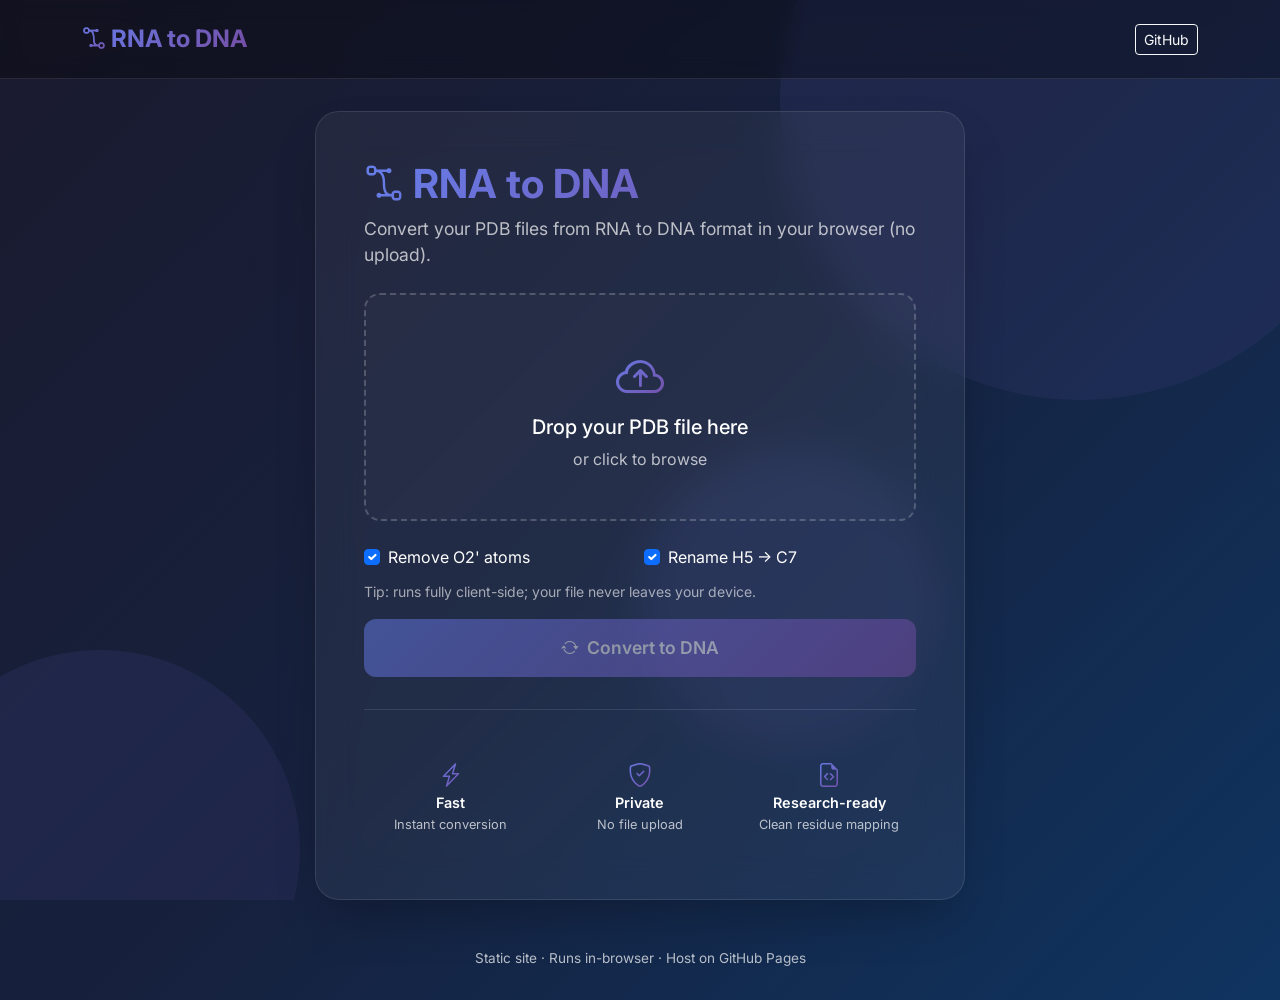
<file: index.html>
<!DOCTYPE html>
<html lang="en">
  <head>
    <meta charset="utf-8" />
    <meta name="viewport" content="width=device-width, initial-scale=1" />
    <title>RNA to DNA Converter</title>

    <link rel="preconnect" href="https://fonts.googleapis.com" />
    <link rel="preconnect" href="https://fonts.gstatic.com" crossorigin />
    <link href="https://fonts.googleapis.com/css2?family=Inter:wght@300;400;500;600;700&display=swap" rel="stylesheet" />

    <link href="https://cdn.jsdelivr.net/npm/bootstrap@5.3.0/dist/css/bootstrap.min.css" rel="stylesheet" />
    <link rel="stylesheet" href="https://cdn.jsdelivr.net/npm/bootstrap-icons@1.11.3/font/bootstrap-icons.min.css" />

    <link rel="stylesheet" href="./styles.css" />
  </head>
  <body>
    <div class="bg-animation" aria-hidden="true">
      <div class="circle"></div>
      <div class="circle"></div>
      <div class="circle"></div>
    </div>

    <nav class="navbar navbar-custom">
      <div class="container">
        <a class="navbar-brand" href="./">
          <i class="bi bi-bezier2 dna-icon"></i> RNA to DNA
        </a>
        <div class="d-flex gap-2">
          <a class="btn btn-sm btn-outline-light" href="https://github.com/" target="_blank" rel="noreferrer">GitHub</a>
        </div>
      </div>
    </nav>

    <main class="main-container">
      <div class="converter-card">
        <h1><i class="bi bi-bezier2"></i> RNA to DNA</h1>
        <p class="subtitle">Convert your PDB files from RNA to DNA format in your browser (no upload).</p>

        <div id="alert" class="alert-custom" style="display: none;"></div>

        <div class="upload-area" id="upload-area" role="button" tabindex="0">
          <input type="file" id="file-input" accept=".pdb" />
          <i class="bi bi-cloud-arrow-up"></i>
          <h3>Drop your PDB file here</h3>
          <p>or click to browse</p>
          <div class="file-name" id="file-name" style="display: none;"></div>
        </div>

        <div class="row g-2 mb-3">
          <div class="col-12 col-md-6">
            <div class="form-check">
              <input class="form-check-input" type="checkbox" id="remove_o2prime" checked />
              <label class="form-check-label" for="remove_o2prime">Remove O2' atoms</label>
            </div>
          </div>
          <div class="col-12 col-md-6">
            <div class="form-check">
              <input class="form-check-input" type="checkbox" id="h5_to_c7" checked />
              <label class="form-check-label" for="h5_to_c7">Rename H5 → C7</label>
            </div>
          </div>
          <div class="col-12">
            <small class="muted">Tip: runs fully client-side; your file never leaves your device.</small>
          </div>
        </div>

        <button type="button" class="btn-convert" id="convert-btn" disabled>
          <i class="bi bi-arrow-repeat"></i>
          Convert to DNA
        </button>

        <a id="download-btn" class="btn-download" style="display:none" href="#">
          <i class="bi bi-download"></i>
          Download Converted File
        </a>

        <button id="preview-btn" type="button" class="btn btn-outline-light w-100 mt-2" style="border-radius: 12px; display:none;">
          <i class="bi bi-eye"></i>
          Preview (first 200 lines)
        </button>

        <div id="stats" class="mt-3" style="display:none; background: rgba(255,255,255,0.03); border: 1px solid rgba(255,255,255,0.08); border-radius: 16px; padding: 1rem;"></div>

        <div id="preview" class="mt-3" style="display:none; background: rgba(0,0,0,0.35); border: 1px solid rgba(255,255,255,0.08); border-radius: 14px; padding: 1rem; overflow:auto; max-height: 50vh;"></div>

        <div class="features">
          <div class="feature">
            <i class="bi bi-lightning-charge"></i>
            <h4>Fast</h4>
            <p>Instant conversion</p>
          </div>
          <div class="feature">
            <i class="bi bi-shield-check"></i>
            <h4>Private</h4>
            <p>No file upload</p>
          </div>
          <div class="feature">
            <i class="bi bi-file-earmark-code"></i>
            <h4>Research-ready</h4>
            <p>Clean residue mapping</p>
          </div>
        </div>
      </div>
    </main>

    <footer class="footer">
      <p>Static site · Runs in-browser · Host on GitHub Pages</p>
    </footer>

    <script src="./app.js"></script>
  </body>
</html>
</file>
<file: styles.css>
:root {
  --primary-gradient: linear-gradient(135deg, #667eea 0%, #764ba2 100%);
  --bg-gradient: linear-gradient(135deg, #1a1a2e 0%, #16213e 50%, #0f3460 100%);
  --card-bg: rgba(255, 255, 255, 0.05);
  --text-primary: #ffffff;
  --text-secondary: rgba(255, 255, 255, 0.7);
}

* {
  margin: 0;
  padding: 0;
  box-sizing: border-box;
}

body {
  font-family: "Inter", sans-serif;
  background: var(--bg-gradient);
  min-height: 100vh;
  color: var(--text-primary);
  overflow-x: hidden;
}

.bg-animation {
  position: fixed;
  top: 0;
  left: 0;
  width: 100%;
  height: 100%;
  z-index: -1;
  overflow: hidden;
}

.bg-animation .circle {
  position: absolute;
  border-radius: 50%;
  background: linear-gradient(135deg, rgba(102, 126, 234, 0.1), rgba(118, 75, 162, 0.1));
  animation: float 20s infinite ease-in-out;
}

.bg-animation .circle:nth-child(1) {
  width: 600px;
  height: 600px;
  top: -200px;
  right: -100px;
  animation-delay: 0s;
}

.bg-animation .circle:nth-child(2) {
  width: 400px;
  height: 400px;
  bottom: -150px;
  left: -100px;
  animation-delay: -5s;
}

.bg-animation .circle:nth-child(3) {
  width: 300px;
  height: 300px;
  top: 50%;
  left: 50%;
  animation-delay: -10s;
}

@keyframes float {
  0%,
  100% {
    transform: translate(0, 0) rotate(0deg);
  }
  25% {
    transform: translate(50px, 50px) rotate(90deg);
  }
  50% {
    transform: translate(0, 100px) rotate(180deg);
  }
  75% {
    transform: translate(-50px, 50px) rotate(270deg);
  }
}

.navbar-custom {
  background: rgba(0, 0, 0, 0.3);
  backdrop-filter: blur(10px);
  border-bottom: 1px solid rgba(255, 255, 255, 0.1);
  padding: 1rem 0;
}

.navbar-brand {
  font-weight: 700;
  font-size: 1.5rem;
  background: var(--primary-gradient);
  -webkit-background-clip: text;
  -webkit-text-fill-color: transparent;
  background-clip: text;
}

.navbar-brand i {
  background: var(--primary-gradient);
  -webkit-background-clip: text;
  -webkit-text-fill-color: transparent;
  background-clip: text;
}

.dna-icon {
  display: inline-block;
  animation: rotate 10s linear infinite;
}

@keyframes rotate {
  from {
    transform: rotate(0deg);
  }
  to {
    transform: rotate(360deg);
  }
}

.main-container {
  min-height: calc(100vh - 80px);
  display: flex;
  align-items: center;
  justify-content: center;
  padding: 2rem;
}

.converter-card {
  background: var(--card-bg);
  backdrop-filter: blur(20px);
  border: 1px solid rgba(255, 255, 255, 0.1);
  border-radius: 24px;
  padding: 3rem;
  max-width: 650px;
  width: 100%;
  box-shadow: 0 25px 50px -12px rgba(0, 0, 0, 0.25);
}

.converter-card h1 {
  font-size: 2.5rem;
  font-weight: 700;
  margin-bottom: 0.5rem;
  background: var(--primary-gradient);
  -webkit-background-clip: text;
  -webkit-text-fill-color: transparent;
  background-clip: text;
}

.subtitle {
  color: var(--text-secondary);
  font-size: 1.1rem;
  margin-bottom: 1.5rem;
}

.upload-area {
  border: 2px dashed rgba(255, 255, 255, 0.2);
  border-radius: 16px;
  padding: 3rem 2rem;
  text-align: center;
  transition: all 0.3s ease;
  cursor: pointer;
  background: rgba(255, 255, 255, 0.02);
  margin-bottom: 1.5rem;
}

.upload-area:hover,
.upload-area.dragover {
  border-color: #667eea;
  background: rgba(102, 126, 234, 0.1);
}

#file-input {
  display: none;
}

.upload-area i {
  font-size: 3rem;
  background: var(--primary-gradient);
  -webkit-background-clip: text;
  -webkit-text-fill-color: transparent;
  background-clip: text;
  margin-bottom: 1rem;
}

.upload-area h3 {
  font-size: 1.25rem;
  margin-bottom: 0.5rem;
}

.upload-area p {
  color: var(--text-secondary);
  margin-bottom: 0;
}

.file-name {
  margin-top: 1rem;
  padding: 0.75rem 1.5rem;
  background: rgba(102, 126, 234, 0.2);
  border-radius: 50px;
  display: inline-block;
  font-weight: 500;
}

.btn-convert {
  width: 100%;
  padding: 1rem 2rem;
  font-size: 1.1rem;
  font-weight: 600;
  border: none;
  border-radius: 12px;
  background: var(--primary-gradient);
  color: #fff;
  cursor: pointer;
  transition: all 0.3s ease;
  display: flex;
  align-items: center;
  justify-content: center;
  gap: 0.5rem;
}

.btn-convert:hover {
  transform: translateY(-2px);
  box-shadow: 0 10px 40px -10px rgba(102, 126, 234, 0.5);
}

.btn-convert:disabled {
  opacity: 0.5;
  cursor: not-allowed;
  transform: none;
}

.btn-download {
  width: 100%;
  padding: 1rem 2rem;
  font-size: 1.1rem;
  font-weight: 600;
  border: none;
  border-radius: 12px;
  background: linear-gradient(135deg, #11998e 0%, #38ef7d 100%);
  color: #fff;
  cursor: pointer;
  transition: all 0.3s ease;
  display: flex;
  align-items: center;
  justify-content: center;
  gap: 0.5rem;
  text-decoration: none;
  margin-top: 1rem;
}

.btn-download:hover {
  transform: translateY(-2px);
  box-shadow: 0 10px 40px -10px rgba(56, 239, 125, 0.5);
  color: #fff;
}

.alert-custom {
  border: none;
  border-radius: 12px;
  padding: 1rem 1.5rem;
  margin-bottom: 1.5rem;
  display: flex;
  align-items: center;
  gap: 0.75rem;
}

.alert-custom.success {
  background: rgba(56, 239, 125, 0.15);
  color: #38ef7d;
}

.alert-custom.error {
  background: rgba(245, 87, 108, 0.15);
  color: #f5576c;
}

.muted {
  color: rgba(255, 255, 255, 0.6);
}

.features {
  display: grid;
  grid-template-columns: repeat(3, 1fr);
  gap: 1rem;
  margin-top: 2rem;
  padding-top: 2rem;
  border-top: 1px solid rgba(255, 255, 255, 0.1);
}

.feature {
  text-align: center;
  padding: 1rem;
}

.feature i {
  font-size: 1.5rem;
  background: var(--primary-gradient);
  -webkit-background-clip: text;
  -webkit-text-fill-color: transparent;
  background-clip: text;
  margin-bottom: 0.5rem;
}

.feature h4 {
  font-size: 0.9rem;
  font-weight: 600;
  margin-bottom: 0.25rem;
}

.feature p {
  font-size: 0.8rem;
  color: var(--text-secondary);
  margin: 0;
}

.footer {
  text-align: center;
  padding: 1rem;
  color: var(--text-secondary);
  font-size: 0.85rem;
}

@media (max-width: 576px) {
  .converter-card {
    padding: 2rem 1.5rem;
  }

  .converter-card h1 {
    font-size: 1.75rem;
  }

  .features {
    grid-template-columns: 1fr;
  }

  .upload-area {
    padding: 2rem 1rem;
  }
}
</file>
